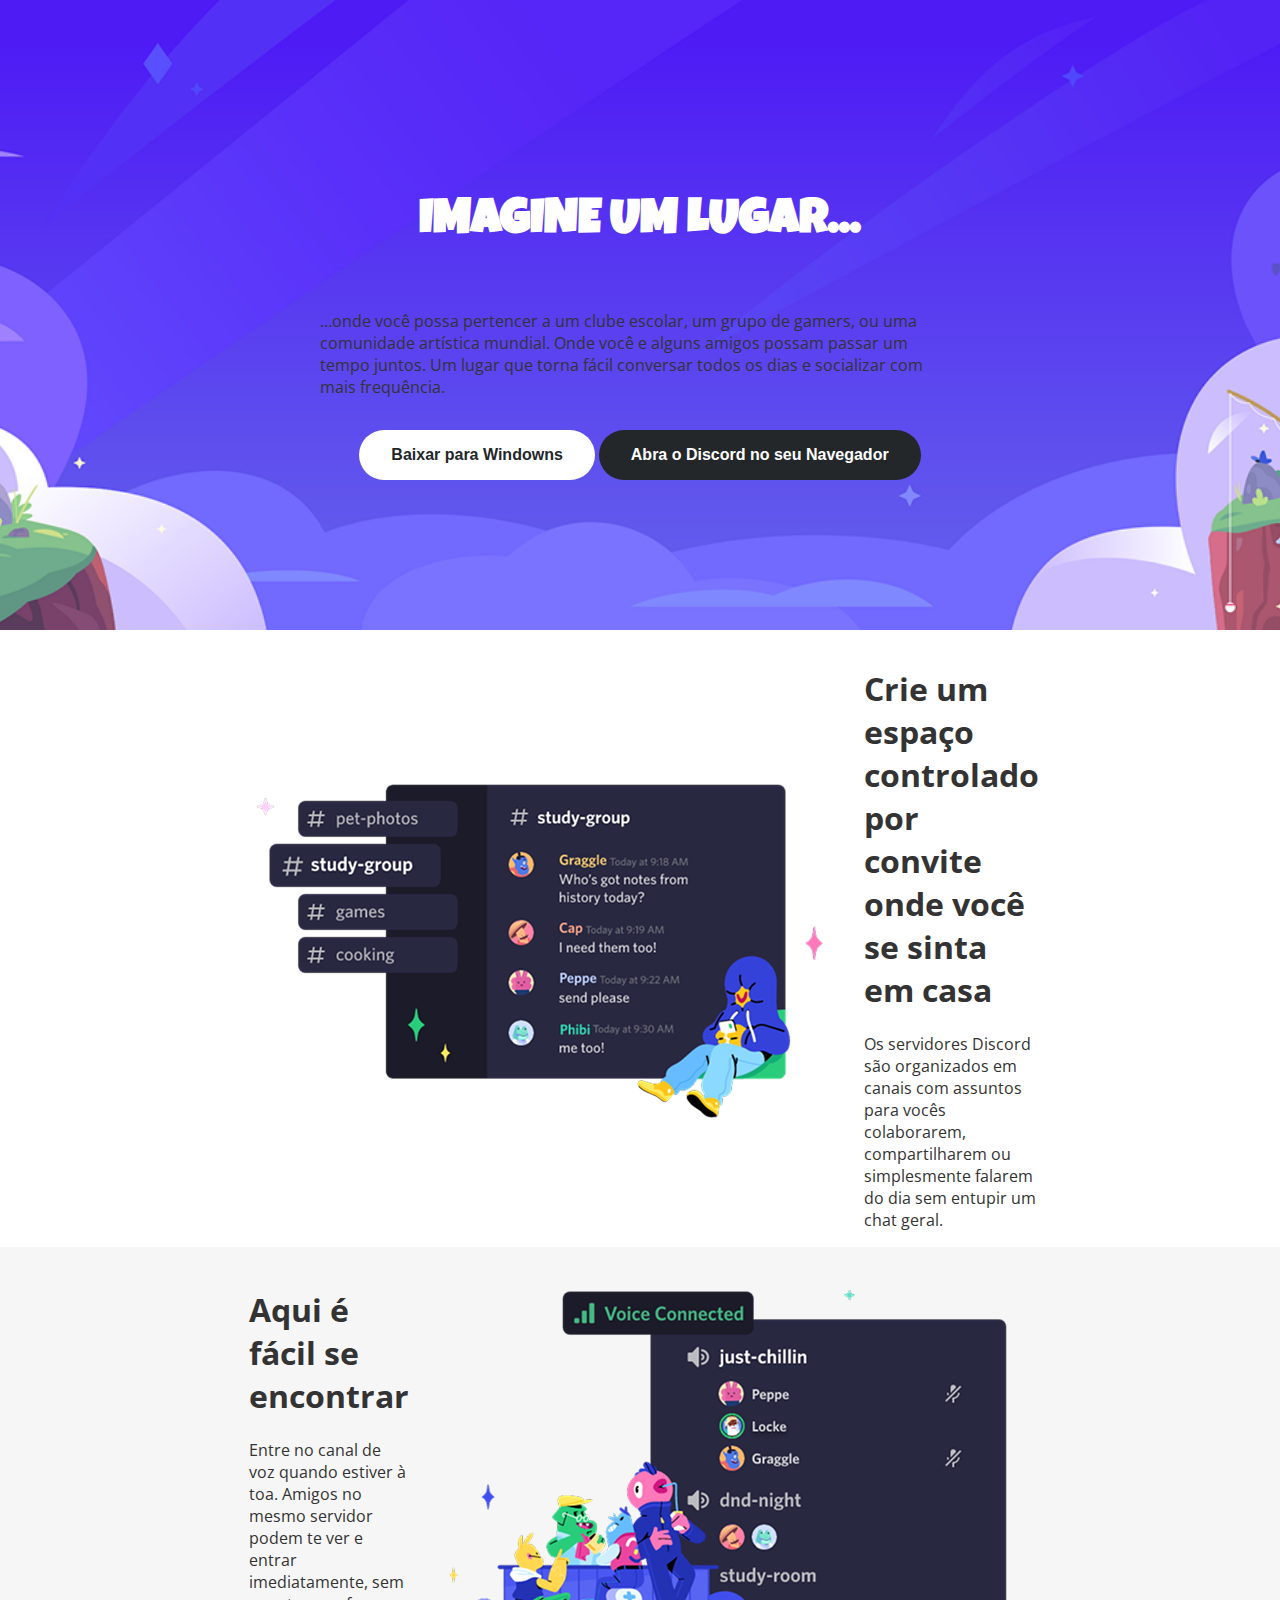
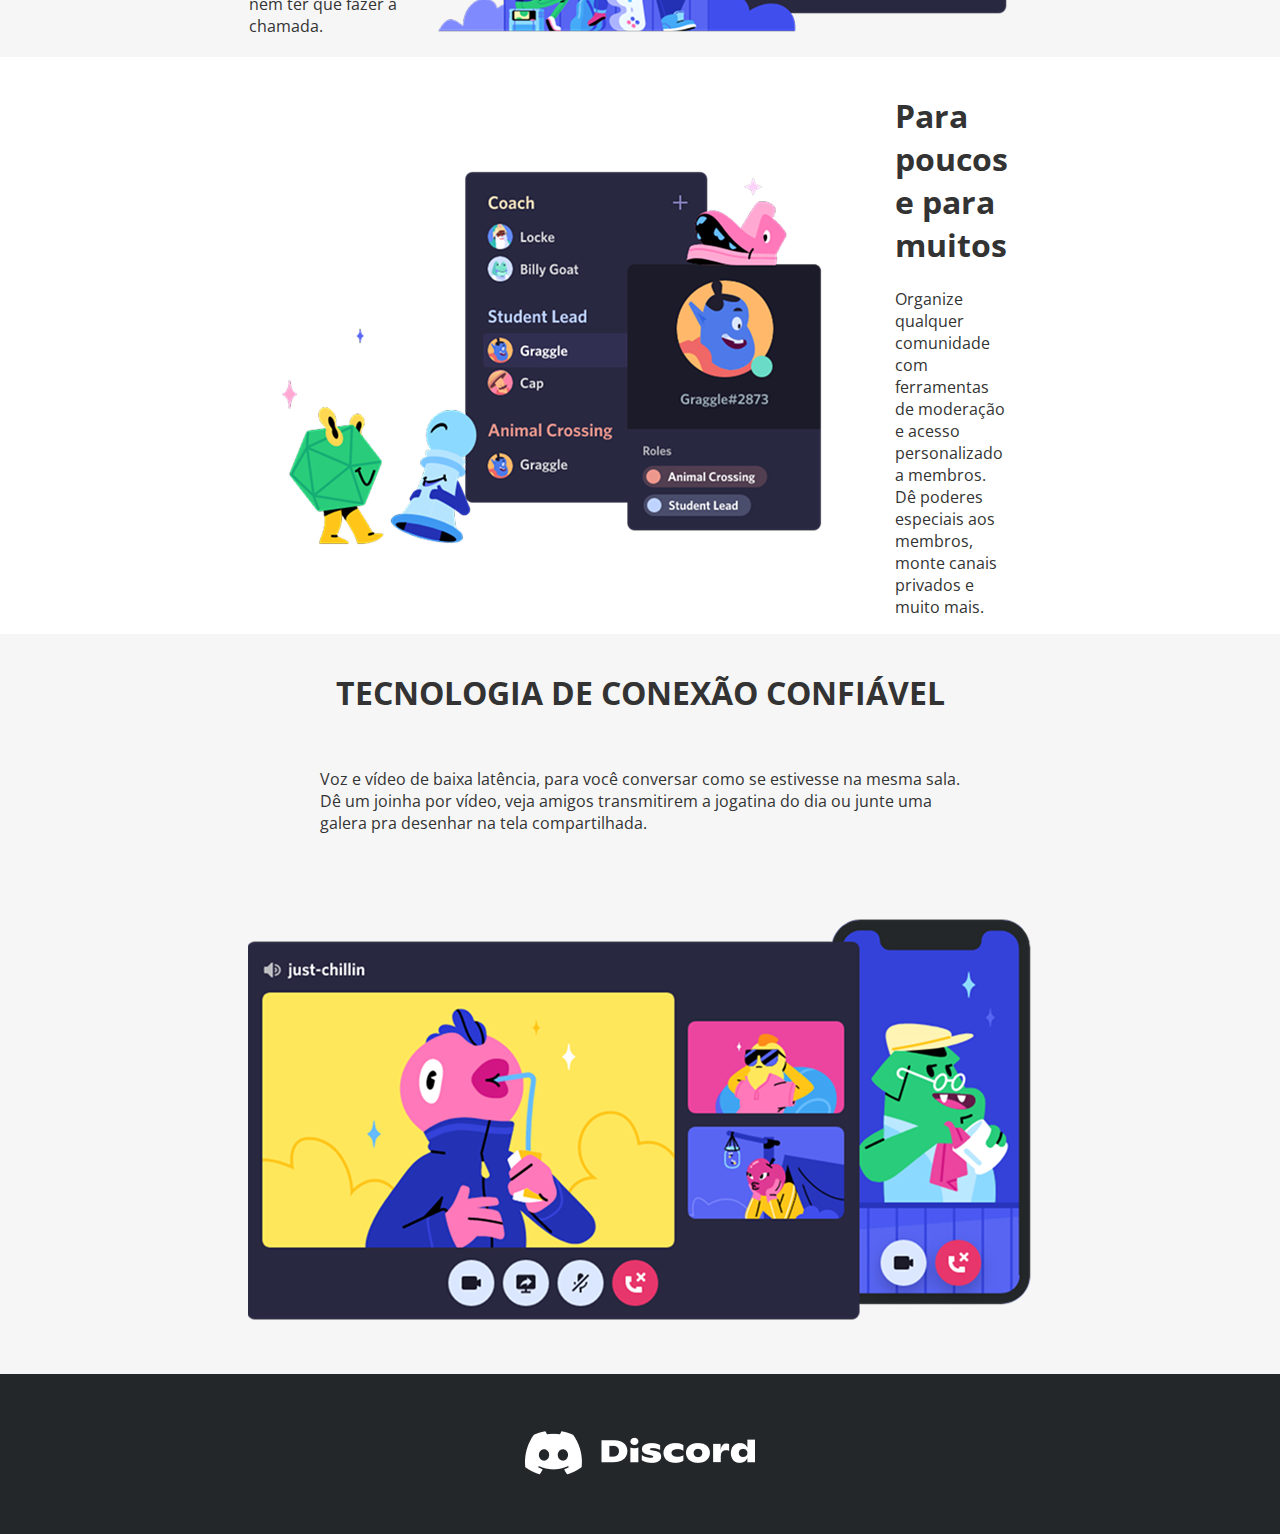
<file: discord/index.html>
<!DOCTYPE html>
<html lang="pt-br">
<head>
    <meta charset="UTF-8">
    <meta name="viewport" content="width=device-width, initial-scale=1.0">
    <title>Document</title>

    <link rel="stylesheet" href="style.css">

    <link rel="preconnect" href="https://fonts.googleapis.com">
    <link rel="preconnect" href="https://fonts.gstatic.com" crossorigin>
    <link href="https://fonts.googleapis.com/css2?family=Luckiest+Guy&display=swap" rel="stylesheet">

    <link rel="preconnect" href="https://fonts.googleapis.com">
    <link rel="preconnect" href="https://fonts.gstatic.com" crossorigin>
    <link href="https://fonts.googleapis.com/css2?family=Open+Sans:ital,wght@0,300..800;1,300..800&display=swap" rel="stylesheet">

</head>
<body>
    
    <section class="first">
        <div class="vertical">
            <h1>IMAGINE UM LUGAR...</h1>
            <p>…onde você possa pertencer a um clube escolar, um grupo de gamers, ou uma comunidade artística mundial. Onde você e alguns amigos possam passar um tempo juntos. Um lugar que torna fácil conversar todos os dias e socializar com mais frequência.</p>
            <div class="btns">
                <button class="white">Baixar para Windowns</button>
                <button class="black">Abra o Discord no seu Navegador</button>
            </div>        
        </div>
    </section>

    <section>
        <div class="horizontal">
            <img src="../export/discord1.png" alt="">
    
            <div class="texts">
                <h1>Crie um espaço controlado por convite onde você se sinta em casa</h1>
                <p>Os servidores Discord são organizados em canais com assuntos para vocês colaborarem, compartilharem ou simplesmente falarem do dia sem entupir um chat geral.</p>
            </div>
        </div>

    </section>
    
    <section class="color">
        <div class="horizontal">
            <div class="texts">
                <h1>Aqui é fácil se encontrar</h1>
                <p>Entre no canal de voz quando estiver à toa. Amigos no mesmo servidor podem te ver e entrar imediatamente, sem nem ter que fazer a chamada.</p>
            </div>
    
            <img src="../export/discord2.png" alt="">
        </div>

    </section>
    
    <section>

        <div class="horizontal">
            <img src="../export/discord3.png" alt="">

            <div class="texts">
                <h1>Para poucos e para muitos</h1>
                <P>Organize qualquer comunidade com ferramentas de moderação e acesso personalizado a membros. Dê poderes especiais aos membros, monte canais privados e muito mais.</P>
            </div>
        </div>

    </section>

    <section class="color">

        <div class="vertical">
            <h1>TECNOLOGIA DE CONEXÃO CONFIÁVEL</h1>
            <p>Voz e vídeo de baixa latência, para você conversar como se estivesse na mesma sala. Dê um joinha por vídeo, veja amigos transmitirem a jogatina do dia ou junte uma galera pra desenhar na tela compartilhada.</p>
            <img src="../export/discord4.png" alt="">
        </div>

    </section>

    <footer class="final">
        <img src="../export/discord.png" alt="">
    </footer>
</body>
</html>
</file>
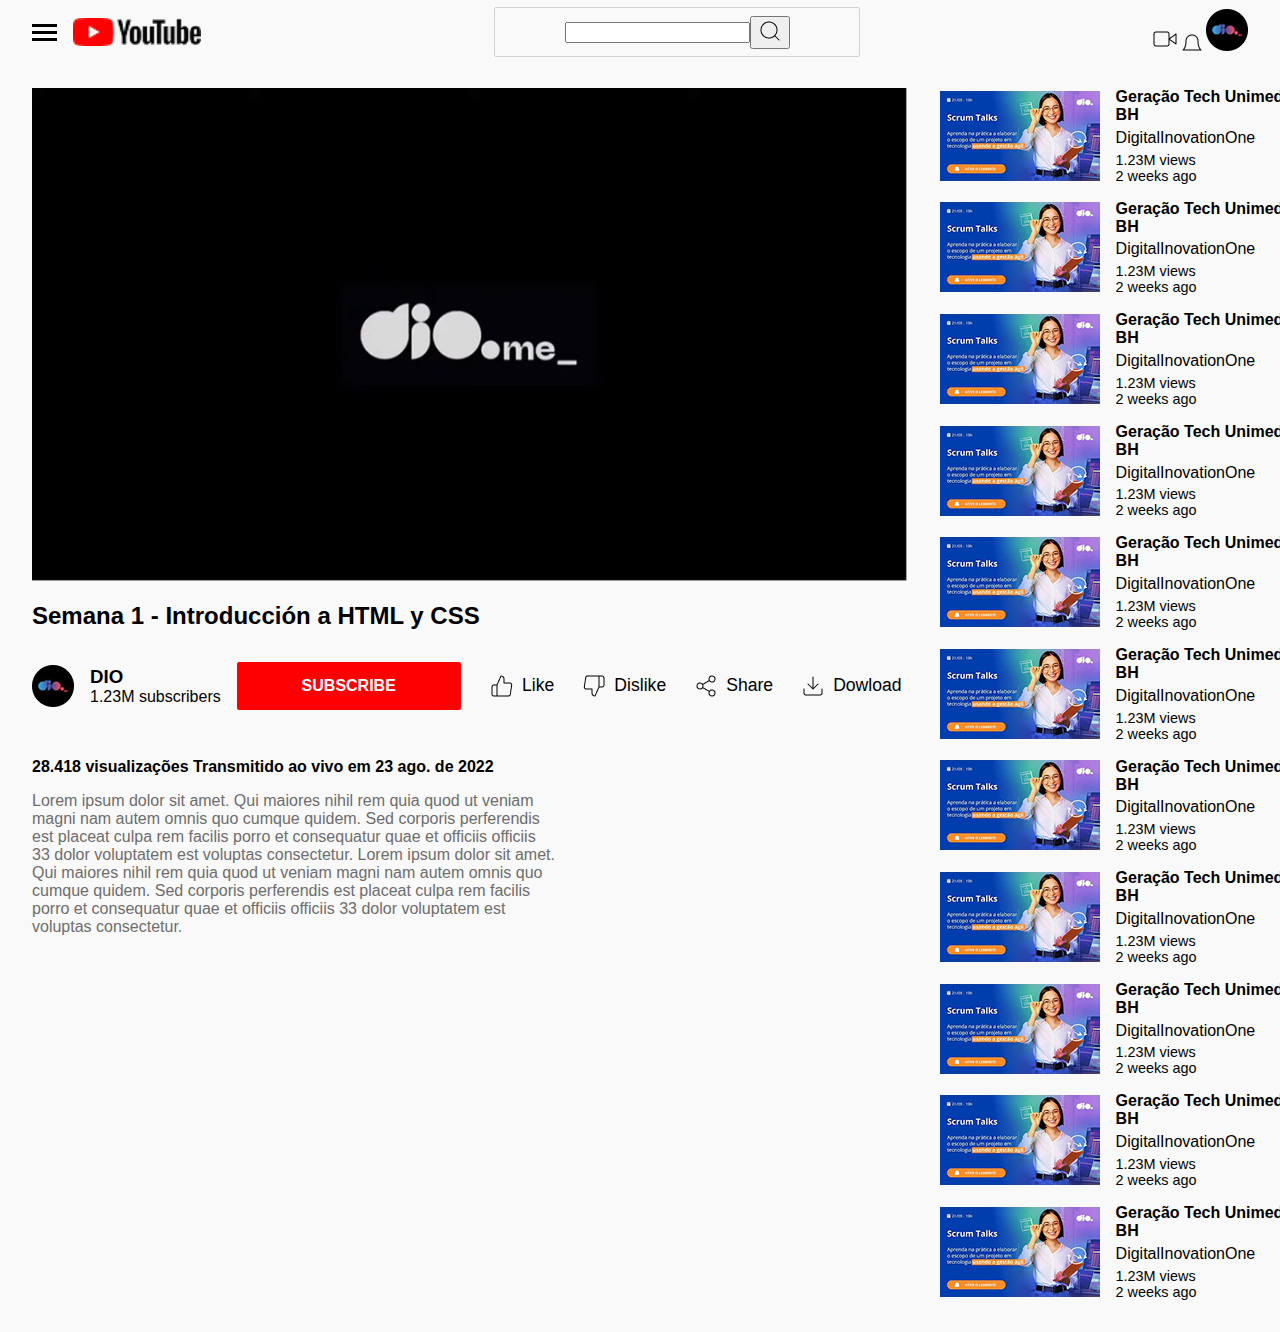
<file: Youtube/index.html>
<!DOCTYPE html>
<html lang="en">
<head>
    <meta charset="UTF-8">
    <meta name="viewport" content="width=device-width, initial-scale=1.0">
    <title>Document</title>

    <link rel="stylesheet" href="style.css">

</head>

<header>
    <nav class="navbar">
        <div class="menu-icon">
            <div class="menu-lines">
                <span class="line1"></span>
                <span class="line2"></span>
                <span class="line3"></span>
            </div>
            <img src="../export\Youtube_logo.png" alt="Youtube">
        </div>

        <div class="search-bar">
            <input type="text">
            <button><img src="../export/search.png" alt=""></button>
        </div>
        
        <div class="icons">
            <img src="../export/make_video.png" alt="Create">
            <img src="../export/notifications.png" alt="Notifications">
            <img src="../export/Channel Avatar.png" alt="User">
        </div>

    </nav>

</header>
<body>

    <div class="container"  >
        <section class="video-section">
            <div class="video"><img src="../export/video.png" alt=""></div>
            <div><h1>
                Semana 1 - Introducción a HTML y CSS
            </h1></div>
            <div class="video-interactions">
                <div class="channel-info">
                    <img src="../export/Channel Avatar.png" alt="">
                    <div>
                        <h3>DIO</h3>
                        <span>1.23M subscribers</span>
                    </div>
                    <button class="subscribe">Subscribe</button>
                </div>
                <div class="btns">
                    <button class="interactions-button">
                        <img src="../export/thumbs-up.png" alt="">
                        Like
                    </button>
                    <button class="interactions-button">
                        <img src="../export/thumbs-down.png" alt="">
                        Dislike
                    </button>
                    <button class="interactions-button">
                        <img src="../export/share-2.png" alt="">
                        Share
                    </button>
                    <button class="interactions-button">
                        <img src="../export/download.png" alt="">
                        Dowload
                    </button>
                </div>
            </div>
            <div class="video-meta">
                <p class="video-metas">
                    <span class="views">28.418 visualizações</span>
                    <span class="upload-date">Transmitido ao vivo em 23 ago. de 2022</span>
                </p>
                <div class="video-description">
                <span>
                    Lorem ipsum dolor sit amet. Qui maiores nihil rem quia quod ut veniam magni nam autem omnis quo cumque quidem. Sed corporis perferendis est placeat culpa rem facilis porro et consequatur quae et officiis officiis 33 dolor voluptatem est voluptas consectetur.
                    Lorem ipsum dolor sit amet. Qui maiores nihil rem quia quod ut veniam magni nam autem omnis quo cumque quidem. Sed corporis perferendis est placeat culpa rem facilis porro et consequatur quae et officiis officiis 33 dolor voluptatem est voluptas consectetur.
                </span>
                </div>
            </div>
        </section>



        <section class="suggested-videos">
            <div class="video-card">
                <img src="../export/video2.png" alt="">
                <div class="video-info">
                    <h3>Geração Tech Unimed - BH</h3>
                    <p>DigitalInovationOne</p>
                    <div class="meta-info">
                        <p>1.23M views</p>
                        <p>2 weeks ago</p>
                    </div>
                </div>
            </div>
            <div class="video-card">
                <img src="../export/video2.png" alt="">
                <div class="video-info">
                    <h3>Geração Tech Unimed - BH</h3>
                    <p>DigitalInovationOne</p>
                    <div class="meta-info">
                        <p>1.23M views</p>
                        <p>2 weeks ago</p>
                    </div>
                </div>
            </div>
            <div class="video-card">
                <img src="../export/video2.png" alt="">
                <div class="video-info">
                    <h3>Geração Tech Unimed - BH</h3>
                    <p>DigitalInovationOne</p>
                    <div class="meta-info">
                        <p>1.23M views</p>
                        <p>2 weeks ago</p>
                    </div>
                </div>
            </div>
            <div class="video-card">
                <img src="../export/video2.png" alt="">
                <div class="video-info">
                    <h3>Geração Tech Unimed - BH</h3>
                    <p>DigitalInovationOne</p>
                    <div class="meta-info">
                        <p>1.23M views</p>
                        <p>2 weeks ago</p>
                    </div>
                </div>
            </div>
            <div class="video-card">
                <img src="../export/video2.png" alt="">
                <div class="video-info">
                    <h3>Geração Tech Unimed - BH</h3>
                    <p>DigitalInovationOne</p>
                    <div class="meta-info">
                        <p>1.23M views</p>
                        <p>2 weeks ago</p>
                    </div>
                </div>
            </div>
            <div class="video-card">
                <img src="../export/video2.png" alt="">
                <div class="video-info">
                    <h3>Geração Tech Unimed - BH</h3>
                    <p>DigitalInovationOne</p>
                    <div class="meta-info">
                        <p>1.23M views</p>
                        <p>2 weeks ago</p>
                    </div>
                </div>
            </div>
            <div class="video-card">
                <img src="../export/video2.png" alt="">
                <div class="video-info">
                    <h3>Geração Tech Unimed - BH</h3>
                    <p>DigitalInovationOne</p>
                    <div class="meta-info">
                        <p>1.23M views</p>
                        <p>2 weeks ago</p>
                    </div>
                </div>
            </div>
            <div class="video-card">
                <img src="../export/video2.png" alt="">
                <div class="video-info">
                    <h3>Geração Tech Unimed - BH</h3>
                    <p>DigitalInovationOne</p>
                    <div class="meta-info">
                        <p>1.23M views</p>
                        <p>2 weeks ago</p>
                    </div>
                </div>
            </div>
            <div class="video-card">
                <img src="../export/video2.png" alt="">
                <div class="video-info">
                    <h3>Geração Tech Unimed - BH</h3>
                    <p>DigitalInovationOne</p>
                    <div class="meta-info">
                        <p>1.23M views</p>
                        <p>2 weeks ago</p>
                    </div>
                </div>
            </div>
            <div class="video-card">
                <img src="../export/video2.png" alt="">
                <div class="video-info">
                    <h3>Geração Tech Unimed - BH</h3>
                    <p>DigitalInovationOne</p>
                    <div class="meta-info">
                        <p>1.23M views</p>
                        <p>2 weeks ago</p>
                    </div>
                </div>
            </div>
            <div class="video-card">
                <img src="../export/video2.png" alt="">
                <div class="video-info">
                    <h3>Geração Tech Unimed - BH</h3>
                    <p>DigitalInovationOne</p>
                    <div class="meta-info">
                        <p>1.23M views</p>
                        <p>2 weeks ago</p>
                    </div>
                </div>
            </div>
        </section>

    </div>



</body>

</html>
</file>
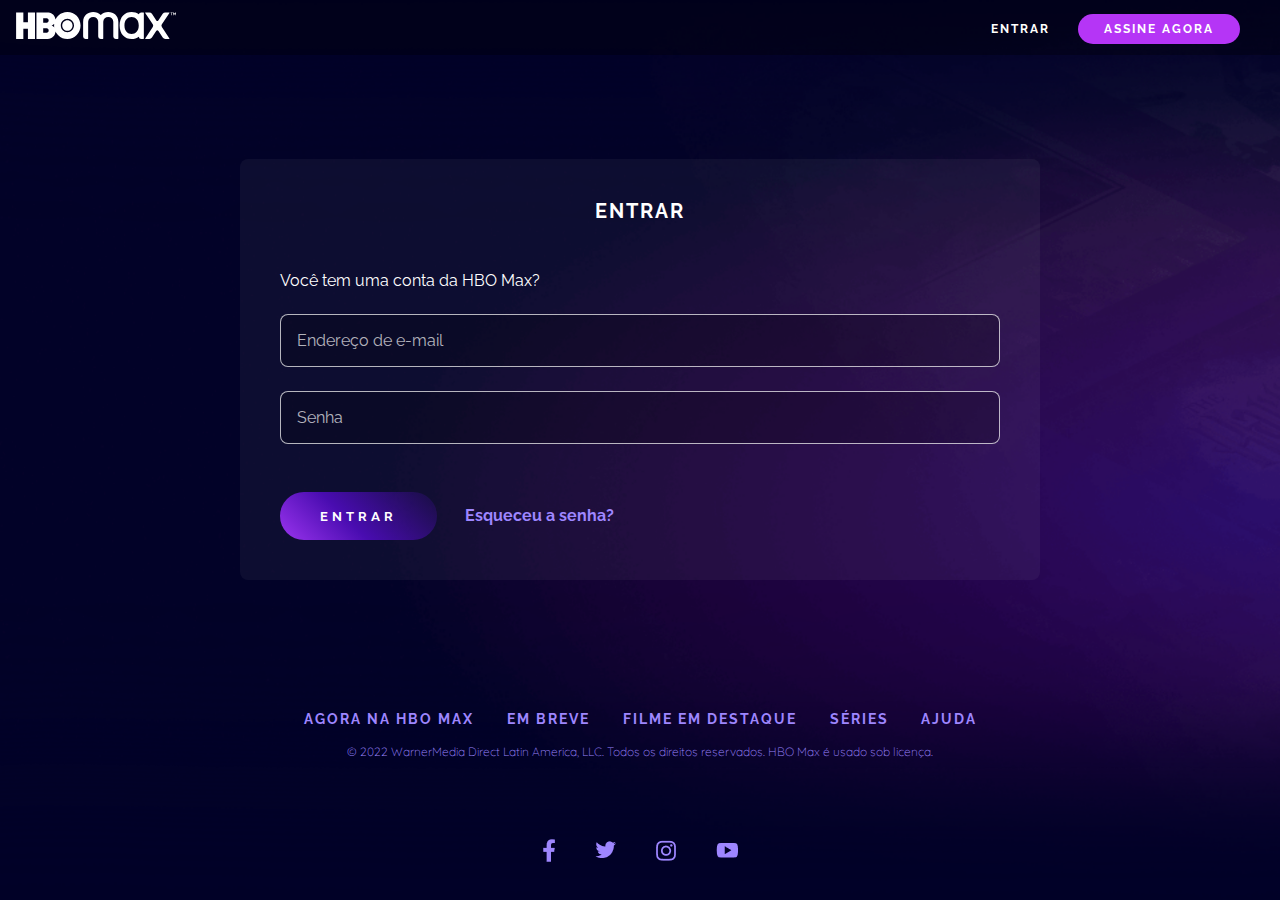
<file: hbo/singin.html>
<!DOCTYPE html>
<html lang="en">
  <head>
    <meta charset="UTF-8" />
    <meta http-equiv="X-UA-Compatible" content="IE=edge" />
    <meta name="viewport" content="width=device-width, initial-scale=1.0" />
    <link rel="stylesheet" href="assets/css/signIn.css" />
    <title>Entrar | HBO Max</title>
  </head>
  <body>
    <nav class="menu">
      <a href="index.html" class="menu__logo">
        <img
          src="assets/images/hbo-logo.svg"
          alt="Logotipo HBOMax com o nome da marca"
          class="menu__logo-image"
        />
      </a>
      <div>
        <a href="signIn.html" class="menu__item">Entrar</a>
        <a href="#subscription" class="menu__item menu__item--button button">
          Assine Agora
        </a>
      </div>
    </nav>
    <main class="content">
      <form class="login container">
        <h1 class="login__title">Entrar</h1>
        <label class="login__label"> Você tem uma conta da HBO Max? </label>
        <input
          class="login__field"
          type="email"
          name="email"
          id="email"
          placeholder="Endereço de e-mail"
        />
        <input
          class="login__field"
          type="password"
          name="password"
          id="password"
          placeholder="Senha"
          minlength="8"
        />

        <div class="login__actions">
          <button type="submit" class="button button--gradient">Entrar</button>
          <a href="#" class="login__link"> Esqueceu a senha? </a>
        </div>
      </form>
    </main>

    <footer class="footer container">
      <div>
        <a class="footer__link" href="https://www.hbomax.com/br/pt/sitemap">
          Agora na HBO Max
        </a>
        <a class="footer__link" href="https://www.hbomax.com/br/pt/coming-soon">
          Em breve
        </a>
        <a class="footer__link" href="https://www.hbomax.com/br/pt/feature">
          Filme em destaque
        </a>
        <a class="footer__link" href="https://www.hbomax.com/br/pt/series"
          >Séries</a
        >
        <a class="footer__link" href="https://help.hbomax.com/br">Ajuda</a>
      </div>
      <p class="text--small footer__legal">
        © 2022 WarnerMedia Direct Latin America, LLC. Todos os direitos
        reservados. HBO Max é usado sob licença.
      </p>
      <div class="footer__social">
        <a
          href="https://www.facebook.com/HBOMaxBr/"
          class="footer__social-link"
        >
          <img src="assets/images/fb_0.png" alt="Facebook" />
        </a>
        <a href="https://twitter.com/HBOMaxBR" class="footer__social-link">
          <img src="assets/images/twitter_0.png" alt="Twitter" />
        </a>
        <a
          href="https://www.instagram.com/hbomaxbr/"
          class="footer__social-link"
        >
          <img src="assets/images/instagram_0.png" alt="Instagram" />
        </a>
        <a
          href="https://www.youtube.com/c/hbomaxbr"
          class="footer__social-link"
        >
          <img src="assets/images/youtube_0.png" alt="Youtube" />
        </a>
      </div>
    </footer>
  </body>
</html>
</file>
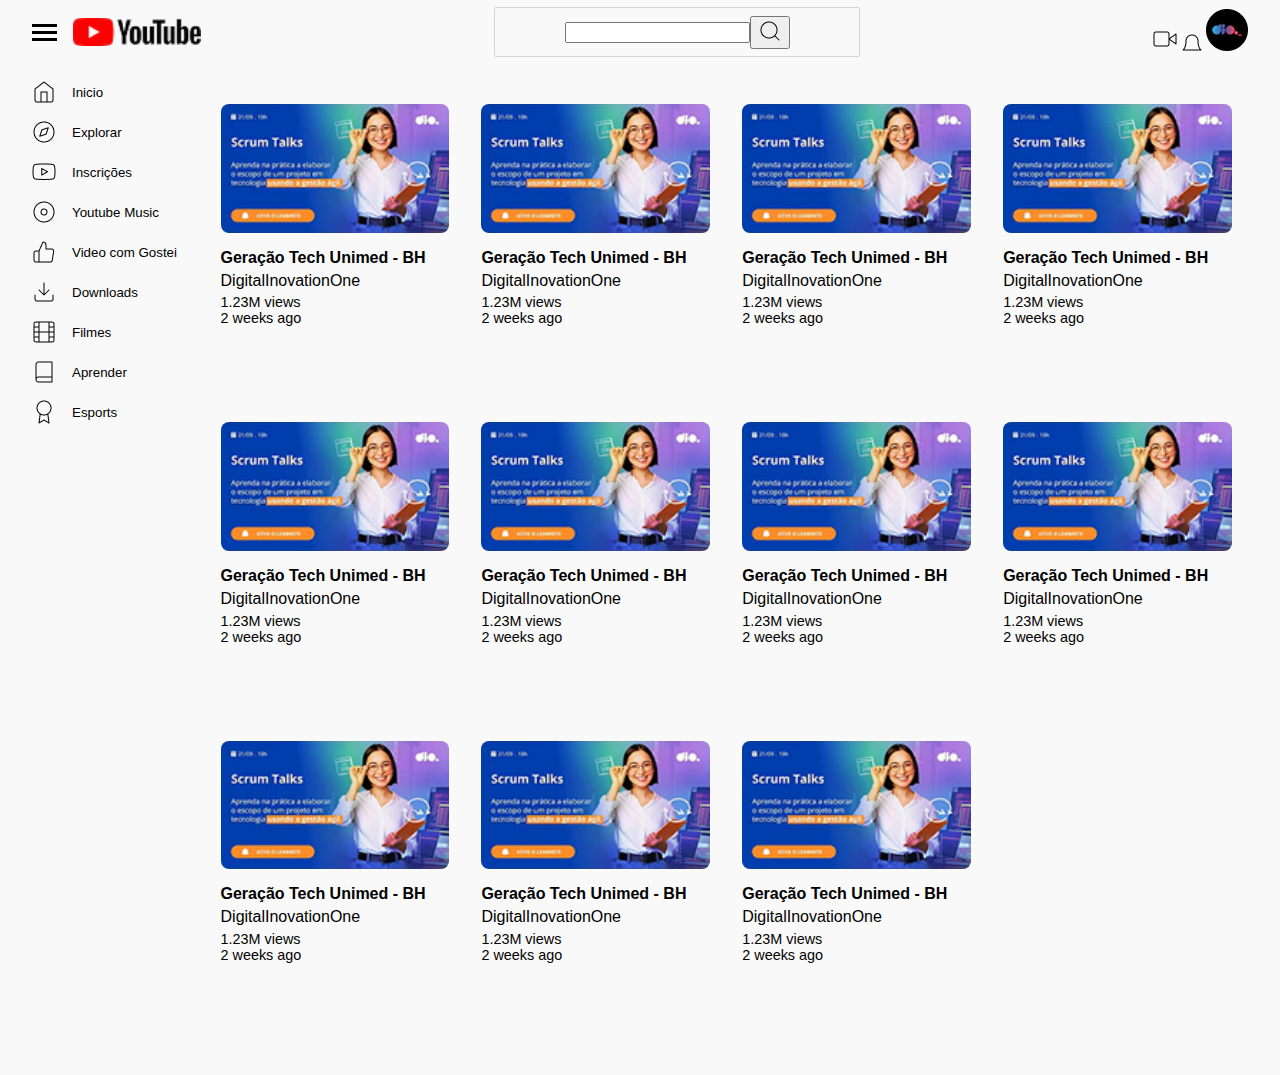
<file: Youtube/home.html>
<!DOCTYPE html>
<html lang="en">
<head>
    <meta charset="UTF-8">
    <meta name="viewport" content="width=device-width, initial-scale=1.0">
    <title>Document</title>

    <link rel="stylesheet" href="home.css">

</head>

<header>
    <nav class="navbar">
        <div class="menu-icon">
            <div class="menu-lines">
                <span class="line1"></span>
                <span class="line2"></span>
                <span class="line3"></span>
            </div>
            <img src="../export\Youtube_logo.png" alt="Youtube">
        </div>

        <div class="search-bar">
            <input type="text">
            <button><img src="../export/search.png" alt=""></button>
        </div>
        
        <div class="icons">
            <img src="../export/make_video.png" alt="Create">
            <img src="../export/notifications.png" alt="Notifications">
            <img src="../export/Channel Avatar.png" alt="User">
        </div>

    </nav>

</header>
<body>
    <div class="container">
        <section class="sidebar">
                <button>
                    <img src="../export/home.png" alt="">
                    <p>Inicio</p>
                </button>
                <button>
                    <img src="../export/compass.png" alt="">
                    <p>Explorar</p>
                </button>
                <button>
                    <img src="../export/youtube.png" alt="">
                    <p>Inscrições</p>
                </button>
                <button>
                    <img src="../export/disc.png" alt="">
                    <p>Youtube Music</p>
                </button>
                <button>
                    <img src="../export/thumbs-up.png" alt="">
                    <p>Video com Gostei</p>
                </button>
                <button>
                    <img src="../export/download.png" alt="">
                    <p>Downloads</p>
                </button>
                <button>
                    <img src="../export/film.png" alt="">
                    <p>Filmes</p>
                </button>
                <button>
                    <img src="../export/book.png" alt="">
                    <p>Aprender</p>
                </button>
                <button>
                    <img src="../export/award.png" alt="">
                    <p> Esports</p>
                </button>
        </section>


        <section class="suggested-videos-home">
            <div class="video-thumb">
                <img src="../export/video2.png" alt="">
                <div class="video-info">
                    <h3>Geração Tech Unimed - BH</h3>
                    <p>DigitalInovationOne</p>
                    <div class="meta-info">
                        <p>1.23M views</p>
                        <p>2 weeks ago</p>
                    </div>
                </div>
            </div>
            <div class="video-thumb">
                <img src="../export/video2.png" alt="">
                <div class="video-info">
                    <h3>Geração Tech Unimed - BH</h3>
                    <p>DigitalInovationOne</p>
                    <div class="meta-info">
                        <p>1.23M views</p>
                        <p>2 weeks ago</p>
                    </div>
                </div>
            </div>
            <div class="video-thumb">
                <img src="../export/video2.png" alt="">
                <div class="video-info">
                    <h3>Geração Tech Unimed - BH</h3>
                    <p>DigitalInovationOne</p>
                    <div class="meta-info">
                        <p>1.23M views</p>
                        <p>2 weeks ago</p>
                    </div>
                </div>
            </div>
            <div class="video-thumb">
                <img src="../export/video2.png" alt="">
                <div class="video-info">
                    <h3>Geração Tech Unimed - BH</h3>
                    <p>DigitalInovationOne</p>
                    <div class="meta-info">
                        <p>1.23M views</p>
                        <p>2 weeks ago</p>
                    </div>
                </div>
            </div>
            <div class="video-thumb">
                <img src="../export/video2.png" alt="">
                <div class="video-info">
                    <h3>Geração Tech Unimed - BH</h3>
                    <p>DigitalInovationOne</p>
                    <div class="meta-info">
                        <p>1.23M views</p>
                        <p>2 weeks ago</p>
                    </div>
                </div>
            </div>
            <div class="video-thumb">
                <img src="../export/video2.png" alt="">
                <div class="video-info">
                    <h3>Geração Tech Unimed - BH</h3>
                    <p>DigitalInovationOne</p>
                    <div class="meta-info">
                        <p>1.23M views</p>
                        <p>2 weeks ago</p>
                    </div>
                </div>
            </div>
            <div class="video-thumb">
                <img src="../export/video2.png" alt="">
                <div class="video-info">
                    <h3>Geração Tech Unimed - BH</h3>
                    <p>DigitalInovationOne</p>
                    <div class="meta-info">
                        <p>1.23M views</p>
                        <p>2 weeks ago</p>
                    </div>
                </div>
            </div>
            <div class="video-thumb">
                <img src="../export/video2.png" alt="">
                <div class="video-info">
                    <h3>Geração Tech Unimed - BH</h3>
                    <p>DigitalInovationOne</p>
                    <div class="meta-info">
                        <p>1.23M views</p>
                        <p>2 weeks ago</p>
                    </div>
                </div>
            </div>
            <div class="video-thumb">
                <img src="../export/video2.png" alt="">
                <div class="video-info">
                    <h3>Geração Tech Unimed - BH</h3>
                    <p>DigitalInovationOne</p>
                    <div class="meta-info">
                        <p>1.23M views</p>
                        <p>2 weeks ago</p>
                    </div>
                </div>
            </div>
            <div class="video-thumb">
                <img src="../export/video2.png" alt="">
                <div class="video-info">
                    <h3>Geração Tech Unimed - BH</h3>
                    <p>DigitalInovationOne</p>
                    <div class="meta-info">
                        <p>1.23M views</p>
                        <p>2 weeks ago</p>
                    </div>
                </div>
            </div>
            <div class="video-thumb">
                <img src="../export/video2.png" alt="">
                <div class="video-info">
                    <h3>Geração Tech Unimed - BH</h3>
                    <p>DigitalInovationOne</p>
                    <div class="meta-info">
                        <p>1.23M views</p>
                        <p>2 weeks ago</p>
                    </div>
                </div>
            </div>
        </section>
    </div>

</body>

</html>
</file>
<file: discord/style.css>
html, body {
    margin: 0;
    padding: 0;
    box-sizing: border-box;
    font-family: "Open Sans", sans-serif;
    background-color: #fff;
    color: #333;
}



section {
    display: flex;
    flex-direction: column;
    max-width: 100vw;
    align-items: center;
    justify-content: center;
}

.vertical {
    display: flex;
    flex-direction: column;
    justify-content: center;
    align-items: center;
    gap: 1rem;
    margin: 1rem 0 0 0;
    width: 50%;
}

.horizontal {
    display: flex;
    flex-direction: row;
    justify-content: center;
    align-items: center;
    gap: 1rem;
    margin: 1rem 0 0 0;
    width: 50%;
}

.color {
    background-color: #f6f6f6;
}

.first {
    background-image: url(../export/discord5.png);
    background-size: cover;
    background-position: center;
    width: 100%;
    height: 70vh;

    h1 {
        color: white;
        font-family: "Luckiest Guy", cursive;
        font-size: 3rem;
        font-weight: bold;
        text-transform: uppercase;
        text-align: center;
        margin-top: 2rem;
    }
}


.final {
    display: flex;
    flex-direction: row;
    justify-content: center;
    align-items: center;
    background-color: #23272A;
    max-width: 100%;
    height: 10rem;
}


.white {
    background-color: white;
    color: #23272A;
    border: none;
    border-radius: 50px;
    padding: 1rem 2rem;
    font-size: 1rem;
    font-weight: bold;
    cursor: pointer;
    transition: all 0.3s ease-in-out;
}

.black {
    background-color: #23272A;
    color: white;
    border: none;
    border-radius: 50px;
    padding: 1rem 2rem;
    font-size: 1rem;
    font-weight: bold;
    cursor: pointer;
    transition: all 0.3s ease-in-out;
}


@media (max-width: 999px) {
    .vertical, .horizontal {
        width: 80%;
        flex-direction: column;
    }

    .first {
        height: 100vh;
    }

    .white, .black {
        width: 100%;
        padding: 1rem 1rem;
        margin-top: 1rem;
    }

    h1 {
        font-size: 2rem;
    }

    section img {
        width: 80%;
    }
    
}
</file>
<file: Youtube/style.css>
html, body {
    margin: 0;
    padding: 0;
    box-sizing: border-box;
    font-family: 'Roboto', sans-serif;
    background-color: #f9f9f9;
    overflow-x: hidden;

    h1, h2, h3, h4, h5, h6, span, p {
        margin: 0;
        padding: 0;
    }
    
}

.container {
    display: flex;
    flex-direction: row;
    margin: 2rem;
    width: 100vw;
}

.video-section {
    display: flex;
    flex-direction: column;
    width: 70%;
}

.video-interactions {
    display: flex;
    flex-direction: row;
    align-items: center;
    justify-content: space-between;
    gap: 1rem;
    margin-top: 1rem;
}

.channel-info {
    display: flex;
    flex-direction: row;
    align-items: center;
    gap: 1rem;
    margin-top: 1rem;
}

.btns {
    display: flex;
    flex-direction: row;
    align-items: center;
    gap: 1rem;
    margin-top: 1rem;
}

.video-section h1 {
    margin-top: 1rem;
    font-size: 1.5rem;
}

.video img{
    width: 100%;
    height: auto;
}

.video-meta{
    margin-top: 3rem;
    font-size: 1rem;
    color: #000000;
}

.video-metas {
    font-weight: bolder;
    font-size: 1rem;
}

.video-meta .video-description {
    max-width: 60%;
    margin-top: 1rem;
    color: #6d6d6d;
}


.suggested-videos {
    display: flex;
    max-width: 100%;
    flex-direction: column;
    justify-content: flex-start;
    margin-left: 2rem;
    gap: 1rem;
}


.video-card {
    display: flex;
    flex-direction: row;
    align-items: center;
    gap: 1rem;
}

.video-info {
    display: flex;
    flex-direction: column;
    gap: 0.3rem;
    height: 100%;
    justify-content: space-between;
    
    h3 {
        font-size: 1rem;
        color: #000;
    }

    
}

.meta-info {
    font-size: .9rem;
}


.subscribe {
    width: 14rem;
    height: 3rem;
    background-color: red;
    color: white;
    border: none;
    padding: 0.5rem 1rem;
    border-radius: 2px;
    cursor: pointer;
    font-size: 1rem;
    font-weight: bolder;
    text-transform: uppercase;
}

.interactions-button {
    display: flex;
    flex-direction: row;
    align-items: center;
    gap: 0.5rem;
    background-color: transparent;
    border: none;
    cursor: pointer;
    font-size: 1.1rem;
    color: #000;
}



.navbar {
    display: flex;
    flex-direction: row;
    width: 95vw;
    height: 3rem;
    align-items: center;
    justify-content: space-between;
    margin: .5rem 2rem 0 2rem;
    z-index: 1000;
}


.menu-icon {
    display: flex;
    flex-direction: row;
    align-items: center;
    gap: 1rem;
    cursor: pointer;

    img {
        width: 8rem;
        height: auto;
    }
}

.menu-lines {
    display: flex;
    flex-direction: column;
    justify-content: center;
    align-items: center;
    cursor: pointer;
}

.line1, .line2, .line3 {
    display: block;
    width: 25px;
    height: 3px;
    margin: 2px auto;
    -webkit-transition: all 0.3s ease-in-out;
    transition: all 0.3s ease-in-out;
    background-color: #000;
}

.create {
    display: flex;
    flex-direction: row;
    align-items: center;
    justify-content: center;
    width: 3rem;
    height: 3rem;
    background-color: transparent;
    border: none;
    cursor: pointer;
}


.search-bar {
    display: flex;
    flex-direction: row;
    align-items: center;
    justify-content: center;
    width: 30%;
    height: 3rem;
    border: 1px solid #d3d3d3;
    border-radius: 2px;
}

.text input {
    width: 100%;
    height: 100%;
    border: none;
    padding: 0 1rem;
    font-size: 1rem;
    outline: none;
}

text button {
    width: 3rem;
    height: 100%;
    background-color: #f8f8f8;
    border: none;
    cursor: pointer;
    display: flex;
    align-items: center;
    justify-content: center;
}
</file>
<file: hbo/assets/css/signIn.css>
@import url("global.css");

body {
  background-image: url("../images/background-movies-series.png");
  background-size: cover;
  height: 100vh;
}

.content {
  display: flex;
  justify-content: center;
  align-items: center;
  font-family: "Quicksand", cursive;
  width: 100%;
  height: 70%;
  padding: 24px;
}

.menu {
  position: relative;
}

.login {
  width: 100%;
  max-width: 800px;
  background-color: var(--form-bg-color);
  border-radius: 8px;
  display: flex;
  flex-direction: column;
  gap: 24px;
  padding: 40px;
}

.login__title {
  letter-spacing: 2px;
  text-transform: uppercase;
  font-size: 1.25rem;
  margin-bottom: 24px;
}

.login__label {
  text-align: left;
}

.login__field {
  background: var(--form-field-bg-color);
  border: var(--form-field-border);
  border-radius: 8px;
  color: var(--text-color);
  padding: 16px;
  font-size: 1rem;
}

.login__field::placeholder {
  color: var(--form-field-placeholder);
}

.login__field:invalid {
  border-color: var(--form-field-error);
}

.login__actions {
  margin-top: 24px;
  text-align: left;
}

.login__link {
  color: var(--link-color);
  text-decoration: none;
  margin-left: 24px;
  font-weight: bold;
}

/* Media Queries */

@media screen and (max-width: 480px) {
  body {
    height: auto;
  }

  .login__actions .button {
    display: block;
    margin-bottom: 24px;
  }

  .login__link {
    margin: 0;
  }
}
</file>
<file: Youtube/home.css>
html, body {
    margin: 0;
    padding: 0;
    box-sizing: border-box;
    font-family: 'Roboto', sans-serif;
    background-color: #f9f9f9;
    overflow-x: hidden;

    h1, h2, h3, h4, h5, h6, span, p {
        margin: 0;
        padding: 0;
    }
    
}

.container {
    display: flex;
    flex-direction: row;
    margin: 0rem 2rem 2rem 0;
    width: 100vw;
}

.video-section {
    display: flex;
    flex-direction: column;
    width: 70%;
}

.video-interactions {
    display: flex;
    flex-direction: row;
    align-items: center;
    justify-content: space-between;
    gap: 1rem;
    margin-top: 1rem;
}

.channel-info {
    display: flex;
    flex-direction: row;
    align-items: center;
    gap: 1rem;
    margin-top: 1rem;
}

.btns {
    display: flex;
    flex-direction: row;
    align-items: center;
    gap: 1rem;
    margin-top: 1rem;
}

.video-section h1 {
    margin-top: 1rem;
    font-size: 1.5rem;
}

.video img{
    width: 100%;
    height: auto;
}

.video-meta{
    margin-top: 3rem;
    font-size: 1rem;
    color: #000000;
}

.video-metas {
    font-weight: bolder;
    font-size: 1rem;
}

.video-meta .video-description {
    max-width: 60%;
    margin-top: 1rem;
    color: #6d6d6d;
}


.suggested-videos {
    display: flex;
    max-width: 100%;
    flex-direction: column;
    justify-content: flex-start;
    margin-left: 2rem;
    gap: 1rem;
}


.video-card {
    display: flex;
    flex-direction: row;
    align-items: center;
    gap: 1rem;
}

.video-info {
    display: flex;
    flex-direction: column;
    gap: 0.3rem;
    height: 100%;
    justify-content: space-between;
    
    h3 {
        font-size: 1rem;
        color: #000;
    }

    
}

.meta-info {
    font-size: .9rem;
}


.subscribe {
    width: 14rem;
    height: 3rem;
    background-color: red;
    color: white;
    border: none;
    padding: 0.5rem 1rem;
    border-radius: 2px;
    cursor: pointer;
    font-size: 1rem;
    font-weight: bolder;
    text-transform: uppercase;
}

.interactions-button {
    display: flex;
    flex-direction: row;
    align-items: center;
    gap: 0.5rem;
    background-color: transparent;
    border: none;
    cursor: pointer;
    font-size: 1.1rem;
    color: #000;
}



.navbar {
    display: flex;
    flex-direction: row;
    width: 95vw;
    height: 3rem;
    align-items: center;
    justify-content: space-between;
    margin: .5rem 2rem 0 2rem;
    z-index: 1000;
}


.menu-icon {
    display: flex;
    flex-direction: row;
    align-items: center;
    gap: 1rem;
    cursor: pointer;

    img {
        width: 8rem;
        height: auto;
    }
}

.menu-lines {
    display: flex;
    flex-direction: column;
    justify-content: center;
    align-items: center;
    cursor: pointer;
}

.line1, .line2, .line3 {
    display: block;
    width: 25px;
    height: 3px;
    margin: 2px auto;
    -webkit-transition: all 0.3s ease-in-out;
    transition: all 0.3s ease-in-out;
    background-color: #000;
}

.create {
    display: flex;
    flex-direction: row;
    align-items: center;
    justify-content: center;
    width: 3rem;
    height: 3rem;
    background-color: transparent;
    border: none;
    cursor: pointer;
}


.search-bar {
    display: flex;
    flex-direction: row;
    align-items: center;
    justify-content: center;
    width: 30%;
    height: 3rem;
    border: 1px solid #d3d3d3;
    border-radius: 2px;
}

.text input {
    width: 100%;
    height: 100%;
    border: none;
    padding: 0 1rem;
    font-size: 1rem;
    outline: none;
}

text button {
    width: 3rem;
    height: 100%;
    background-color: #f8f8f8;
    border: none;
    cursor: pointer;
    display: flex;
    align-items: center;
    justify-content: center;
}






.video-thumb {
    display: flex;
    flex-direction: column;
    align-items: left;
    gap: 1rem;
    padding: 1rem;
    margin: 2rem 0;


    img {
        width: 100%;
        height: auto;
        border-radius: 8px;
    }
}

.suggested-videos-home {
    display: grid;
    grid-template-columns: repeat(4, 1fr);
    margin: 0 2rem 2rem 2rem;
    width: 100%;
    height: auto;
    cursor: pointer;
}



.sidebar {
    display: flex;
    flex-direction: column;
    width: 15%;
    margin-top: 1rem;
    height: 100vh;
    padding: 0 1rem 0 0;

    button {
        display: flex;
        flex-direction: row;
        align-items: center;
        gap: 1rem;
        background-color: transparent;
        border: none;
        cursor: pointer;
        padding: 0.5rem 0;
        width: 100%;
        margin-left: 2rem;
    }
}
</file>
